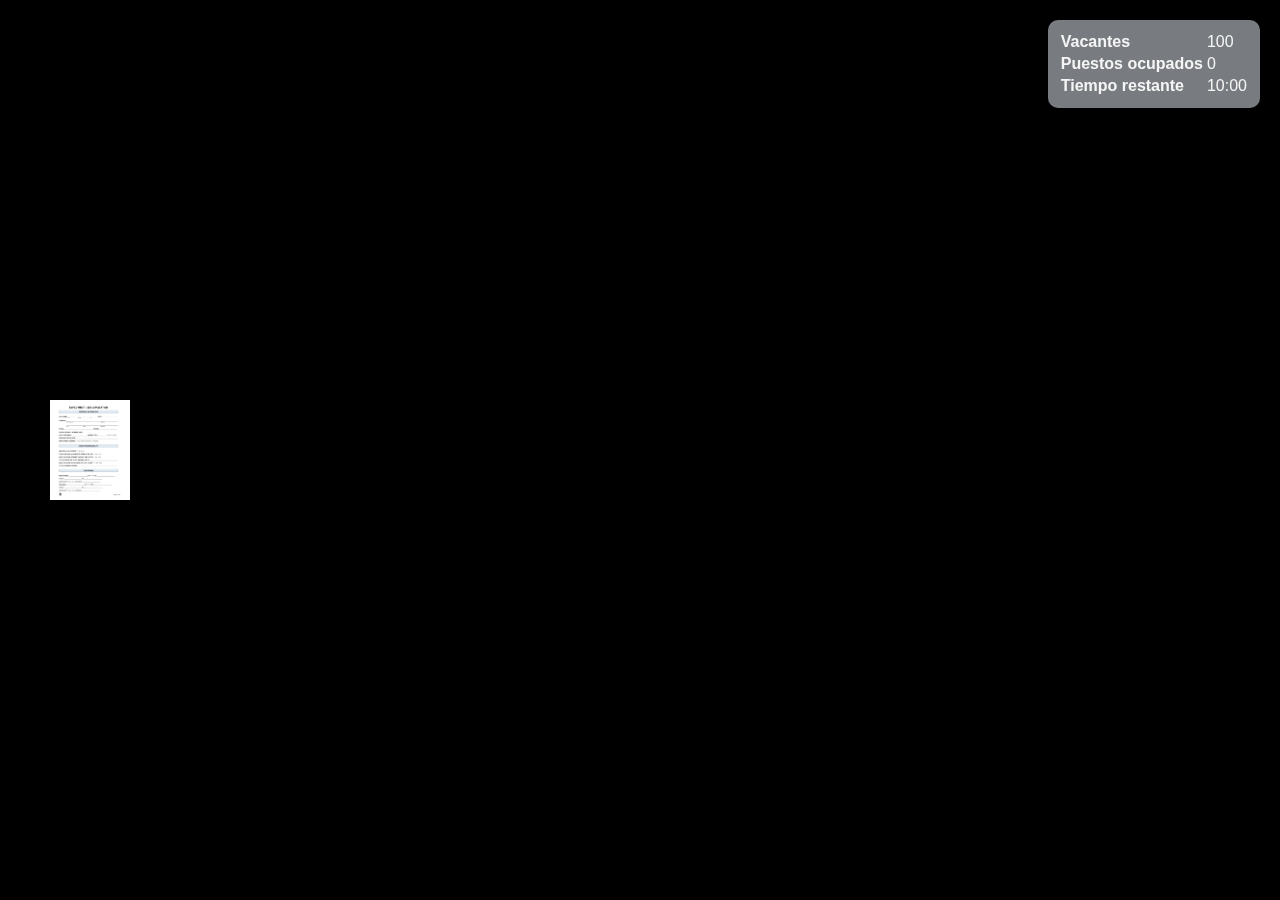
<file: juegos/1/index.html>
<!DOCTYPE html>
<html lang="es">
<head>
    <meta charset="UTF-8">
    <meta name="viewport" content="width=device-width, initial-scale=1.0">
    <title>Document</title>

    <link rel="stylesheet" href="./assets/css/style.css">
</head>
<body>
    <aside>
        <table>
            <tr>
                <th>Vacantes</th>
                <td id="vacants">100</td>
            </tr>
            <tr>
                <th>Puestos ocupados</th>
                <td id="occupied">0</td>
            </tr>
            <tr>
                <th>Tiempo restante</th>
                <td id="timeLeft">10:00</td>
            </tr>
        </table>
    </aside>
    <main>
        <div id="player"></div>
        <div id="enemies"></div>
    </main>
    <script type="module" src="./assets/js/game.js"></script>
</body>
</html>
</file>
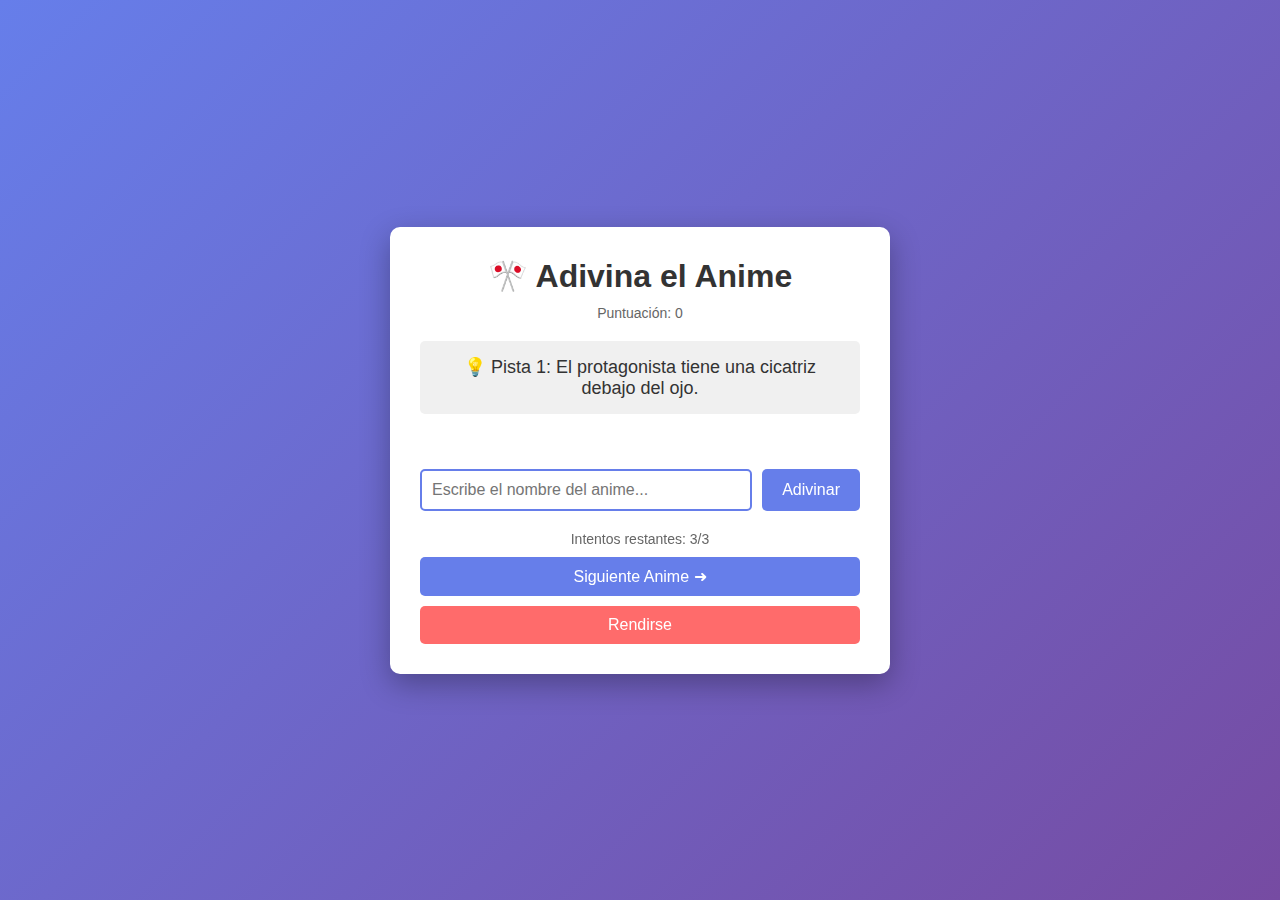
<file: juegos/3/index.html>
<!DOCTYPE html>
<html lang="es">
<head>
    <meta charset="UTF-8">
    <meta name="viewport" content="width=device-width, initial-scale=1.0">
    <title>Adivina el Anime</title>

    <link rel="stylesheet" href="./css/style.css">

</head>
<body>
    <div class="container">
        <h1>🎌 Adivina el Anime</h1>
        <div class="score">Puntuación: <span id="score">0</span></div>

        <div class="hint" id="hintBox">Cargando anime...</div>

        <div class="message" id="message"></div>

        <div class="input-group">
            <input 
                type="text" 
                id="guessInput" 
                placeholder="Escribe el nombre del anime..." 
                autocomplete="off"
            >
            <button onclick="makeGuess()">Adivinar</button>
        </div>

        <div class="attempts" id="attempts"></div>

        <button onclick="nextAnime()" style="width: 100%; margin-top: 10px;">
            Siguiente Anime ➜
        </button>

        <button onclick="skipAnime()" style="width: 100%; margin-top: 10px; background: #ff6b6b;">
            Rendirse
        </button>
    </div>

    <script src="./js/script.js"></script>
</body>
</html>
</file>
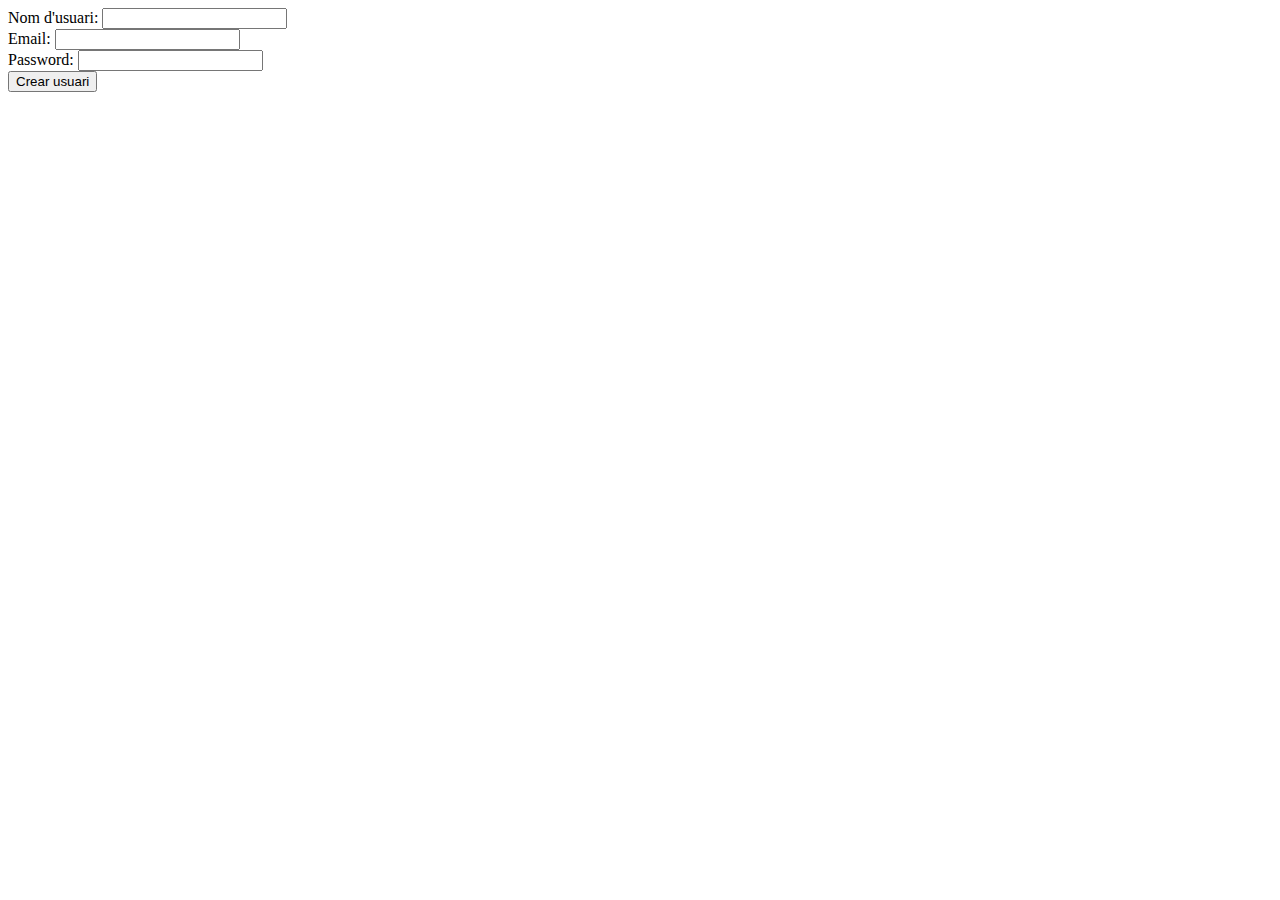
<file: tutos/form.html>
<!DOCTYPE html>
<html lang="en">
<head>
    <meta charset="UTF-8">
    <meta name="viewport" content="width=device-width, initial-scale=1.0">
    <title>loco</title>
</head>
<body>
    <form action="./assets/php/crear_usuari.php" method="POST">
        <label>Nom d'usuari: <input type="text" name="nom_usuari"></label><br>
        <label>Email: <input type="text" name="email"></label><br>
        <label>Password: <input type="text" name="password"></label><br>
        <button type="submit">Crear usuari</button>
    </form>
</body>
</html>
</file>
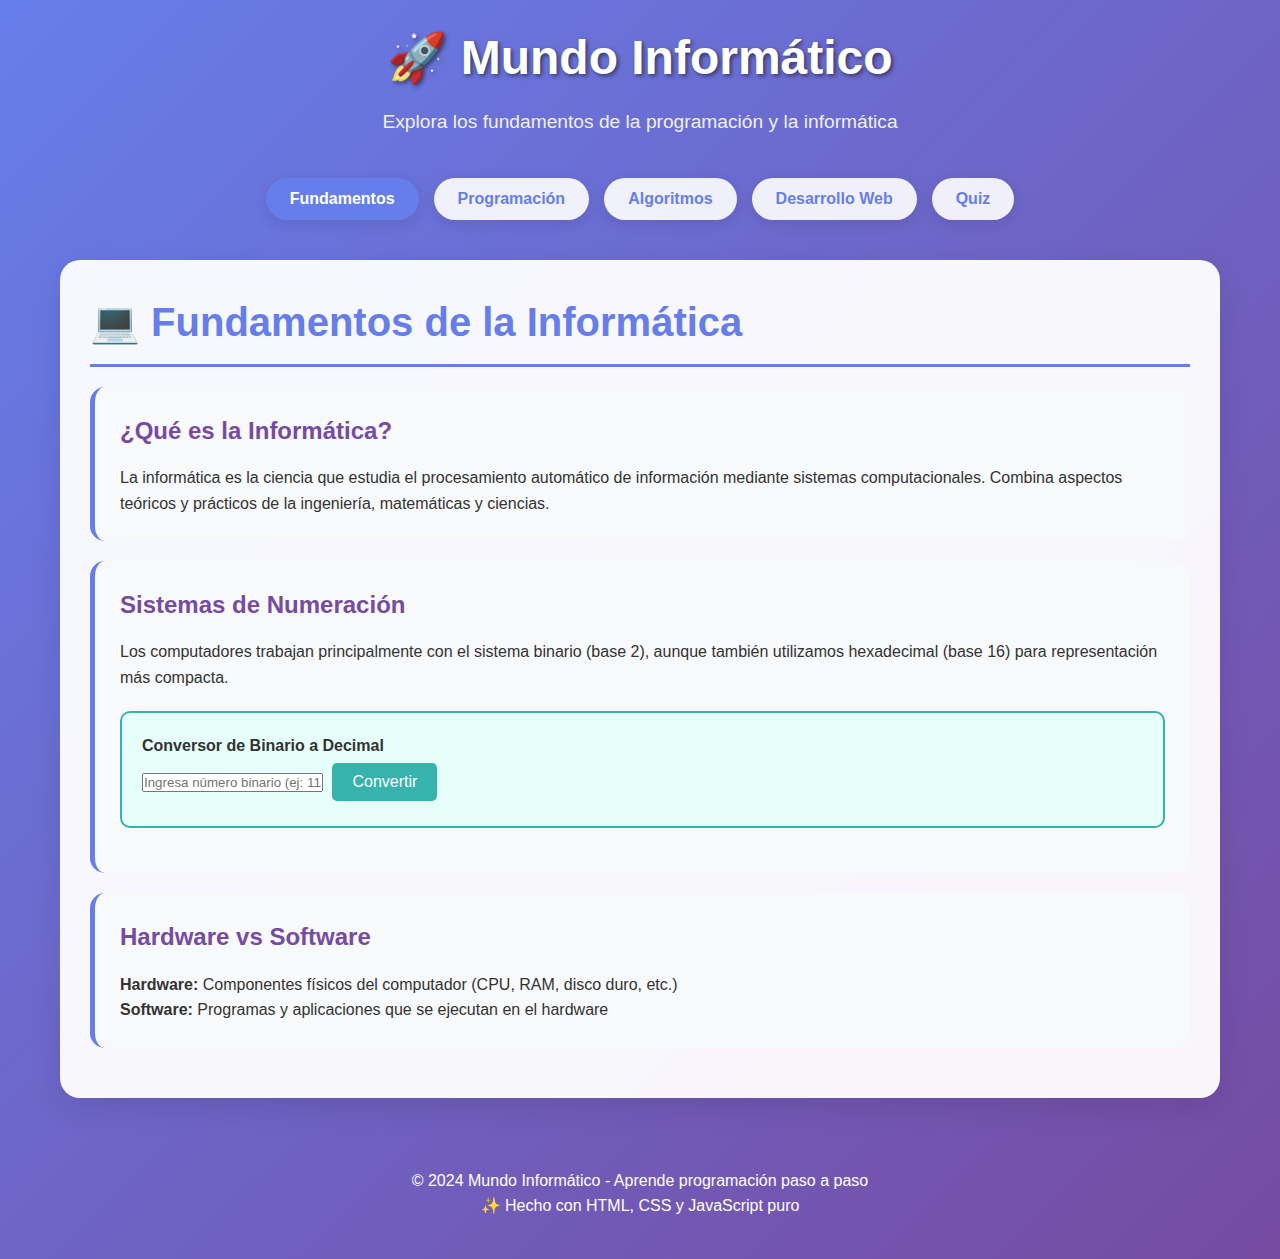
<file: tutos/lalala/claude.html>
<!DOCTYPE html>
<html lang="es">
<head>
    <meta charset="UTF-8">
    <meta name="viewport" content="width=device-width, initial-scale=1.0">
    <title>Mundo Informático - Aprende Programación</title>
    <style>
        * {
            margin: 0;
            padding: 0;
            box-sizing: border-box;
        }

        body {
            font-family: 'Segoe UI', Tahoma, Geneva, Verdana, sans-serif;
            line-height: 1.6;
            color: #333;
            background: linear-gradient(135deg, #667eea 0%, #764ba2 100%);
            min-height: 100vh;
        }

        .container {
            max-width: 1200px;
            margin: 0 auto;
            padding: 20px;
        }

        header {
            text-align: center;
            margin-bottom: 40px;
            animation: slideDown 1s ease-out;
        }

        h1 {
            color: white;
            font-size: 3em;
            margin-bottom: 10px;
            text-shadow: 2px 2px 4px rgba(0,0,0,0.5);
        }

        .subtitle {
            color: #f0f0f0;
            font-size: 1.2em;
            margin-bottom: 30px;
        }

        .nav-buttons {
            display: flex;
            justify-content: center;
            gap: 15px;
            flex-wrap: wrap;
            margin-bottom: 40px;
        }

        .nav-btn {
            padding: 12px 24px;
            background: rgba(255,255,255,0.9);
            border: none;
            border-radius: 25px;
            cursor: pointer;
            font-size: 16px;
            font-weight: bold;
            color: #667eea;
            transition: all 0.3s ease;
            box-shadow: 0 4px 15px rgba(0,0,0,0.1);
        }

        .nav-btn:hover {
            transform: translateY(-3px);
            box-shadow: 0 6px 20px rgba(0,0,0,0.2);
            background: white;
        }

        .nav-btn.active {
            background: #667eea;
            color: white;
        }

        .content-section {
            display: none;
            background: rgba(255,255,255,0.95);
            border-radius: 20px;
            padding: 30px;
            margin-bottom: 30px;
            box-shadow: 0 10px 30px rgba(0,0,0,0.1);
            animation: fadeIn 0.5s ease-in;
        }

        .content-section.active {
            display: block;
        }

        .content-section h2 {
            color: #667eea;
            font-size: 2.5em;
            margin-bottom: 20px;
            border-bottom: 3px solid #667eea;
            padding-bottom: 10px;
        }

        .topic-card {
            background: #f8f9fa;
            border-radius: 15px;
            padding: 25px;
            margin: 20px 0;
            border-left: 5px solid #667eea;
            transition: transform 0.3s ease;
        }

        .topic-card:hover {
            transform: translateX(10px);
            box-shadow: 0 5px 15px rgba(0,0,0,0.1);
        }

        .topic-card h3 {
            color: #764ba2;
            font-size: 1.5em;
            margin-bottom: 15px;
        }

        .code-example {
            background: #2d3748;
            color: #e2e8f0;
            padding: 20px;
            border-radius: 10px;
            margin: 15px 0;
            font-family: 'Courier New', monospace;
            overflow-x: auto;
            border: 1px solid #4a5568;
        }

        .interactive-demo {
            background: #e6fffa;
            border: 2px solid #38b2ac;
            border-radius: 10px;
            padding: 20px;
            margin: 20px 0;
        }

        .demo-button {
            background: #38b2ac;
            color: white;
            border: none;
            padding: 10px 20px;
            border-radius: 5px;
            cursor: pointer;
            font-size: 16px;
            margin: 5px;
            transition: background 0.3s ease;
        }

        .demo-button:hover {
            background: #2c7a7b;
        }

        #demo-output {
            background: white;
            border: 1px solid #cbd5e0;
            border-radius: 5px;
            padding: 15px;
            margin-top: 15px;
            min-height: 50px;
            font-family: monospace;
        }

        .quiz-section {
            background: #fff5f5;
            border: 2px solid #e53e3e;
            border-radius: 10px;
            padding: 20px;
            margin: 20px 0;
        }

        .quiz-question {
            font-weight: bold;
            margin-bottom: 15px;
            color: #2d3748;
        }

        .quiz-options {
            display: flex;
            flex-direction: column;
            gap: 10px;
        }

        .quiz-option {
            background: white;
            border: 2px solid #e2e8f0;
            border-radius: 5px;
            padding: 10px;
            cursor: pointer;
            transition: all 0.3s ease;
        }

        .quiz-option:hover {
            border-color: #667eea;
            background: #f7fafc;
        }

        .quiz-option.correct {
            border-color: #38a169;
            background: #f0fff4;
        }

        .quiz-option.incorrect {
            border-color: #e53e3e;
            background: #fff5f5;
        }

        .algorithm-visualizer {
            background: #f7fafc;
            border: 2px solid #4299e1;
            border-radius: 10px;
            padding: 20px;
            margin: 20px 0;
            text-align: center;
        }

        .array-container {
            display: flex;
            justify-content: center;
            gap: 5px;
            margin: 20px 0;
            flex-wrap: wrap;
        }

        .array-element {
            width: 50px;
            height: 50px;
            background: #4299e1;
            color: white;
            display: flex;
            align-items: center;
            justify-content: center;
            border-radius: 5px;
            font-weight: bold;
            transition: all 0.5s ease;
        }

        .array-element.comparing {
            background: #f6ad55;
            transform: scale(1.1);
        }

        .array-element.sorted {
            background: #48bb78;
        }

        footer {
            text-align: center;
            color: white;
            margin-top: 50px;
            padding: 20px;
        }

        @keyframes slideDown {
            from {
                transform: translateY(-50px);
                opacity: 0;
            }
            to {
                transform: translateY(0);
                opacity: 1;
            }
        }

        @keyframes fadeIn {
            from {
                opacity: 0;
                transform: translateY(20px);
            }
            to {
                opacity: 1;
                transform: translateY(0);
            }
        }

        @media (max-width: 768px) {
            h1 {
                font-size: 2em;
            }
            
            .nav-buttons {
                flex-direction: column;
                align-items: center;
            }
            
            .content-section {
                padding: 20px;
            }
            
            .array-container {
                justify-content: flex-start;
            }
        }
    </style>
</head>
<body>
    <div class="container">
        <header>
            <h1>🚀 Mundo Informático</h1>
            <p class="subtitle">Explora los fundamentos de la programación y la informática</p>
        </header>

        <nav class="nav-buttons">
            <button class="nav-btn active" onclick="showSection('fundamentals')">Fundamentos</button>
            <button class="nav-btn" onclick="showSection('programming')">Programación</button>
            <button class="nav-btn" onclick="showSection('algorithms')">Algoritmos</button>
            <button class="nav-btn" onclick="showSection('web-dev')">Desarrollo Web</button>
            <button class="nav-btn" onclick="showSection('quiz')">Quiz</button>
        </nav>

        <section id="fundamentals" class="content-section active">
            <h2>💻 Fundamentos de la Informática</h2>
            
            <div class="topic-card">
                <h3>¿Qué es la Informática?</h3>
                <p>La informática es la ciencia que estudia el procesamiento automático de información mediante sistemas computacionales. Combina aspectos teóricos y prácticos de la ingeniería, matemáticas y ciencias.</p>
            </div>

            <div class="topic-card">
                <h3>Sistemas de Numeración</h3>
                <p>Los computadores trabajan principalmente con el sistema binario (base 2), aunque también utilizamos hexadecimal (base 16) para representación más compacta.</p>
                <div class="interactive-demo">
                    <h4>Conversor de Binario a Decimal</h4>
                    <input type="text" id="binary-input" placeholder="Ingresa número binario (ej: 1101)" maxlength="8">
                    <button class="demo-button" onclick="convertBinary()">Convertir</button>
                    <div id="binary-output"></div>
                </div>
            </div>

            <div class="topic-card">
                <h3>Hardware vs Software</h3>
                <p><strong>Hardware:</strong> Componentes físicos del computador (CPU, RAM, disco duro, etc.)</p>
                <p><strong>Software:</strong> Programas y aplicaciones que se ejecutan en el hardware</p>
            </div>
        </section>

        <section id="programming" class="content-section">
            <h2>🔧 Conceptos de Programación</h2>
            
            <div class="topic-card">
                <h3>Variables y Tipos de Datos</h3>
                <p>Las variables son contenedores que almacenan datos. Los tipos más comunes incluyen:</p>
                <ul style="margin: 15px 0 15px 30px;">
                    <li><strong>Enteros (int):</strong> Números sin decimales</li>
                    <li><strong>Flotantes (float):</strong> Números con decimales</li>
                    <li><strong>Cadenas (string):</strong> Texto</li>
                    <li><strong>Booleanos (bool):</strong> Verdadero o falso</li>
                </ul>
                <div class="code-example">
// JavaScript
let nombre = "María";        // String
let edad = 25;              // Number
let activo = true;          // Boolean
let altura = 1.75;          // Number (float)
                </div>
            </div>

            <div class="topic-card">
                <h3>Estructuras de Control</h3>
                <div class="code-example">
// Condicionales
if (edad >= 18) {
    console.log("Es mayor de edad");
} else {
    console.log("Es menor de edad");
}

// Bucles
for (let i = 1; i <= 5; i++) {
    console.log("Número: " + i);
}
                </div>
            </div>

            <div class="topic-card">
                <h3>Funciones</h3>
                <p>Las funciones son bloques de código reutilizable que realizan tareas específicas.</p>
                <div class="code-example">
function saludar(nombre) {
    return "¡Hola, " + nombre + "!";
}

// Llamada a la función
let mensaje = saludar("Ana");
console.log(mensaje); // ¡Hola, Ana!
                </div>
                <div class="interactive-demo">
                    <h4>Calculadora Simple</h4>
                    <input type="number" id="num1" placeholder="Número 1">
                    <input type="number" id="num2" placeholder="Número 2">
                    <button class="demo-button" onclick="calcular('+')">+</button>
                    <button class="demo-button" onclick="calcular('-')">-</button>
                    <button class="demo-button" onclick="calcular('*')">×</button>
                    <button class="demo-button" onclick="calcular('/')">/</button>
                    <div id="calc-result"></div>
                </div>
            </div>
        </section>

        <section id="algorithms" class="content-section">
            <h2>🔍 Algoritmos y Estructuras de Datos</h2>
            
            <div class="topic-card">
                <h3>¿Qué es un Algoritmo?</h3>
                <p>Un algoritmo es una secuencia finita de pasos bien definidos para resolver un problema o realizar una tarea específica.</p>
            </div>

            <div class="topic-card">
                <h3>Algoritmo de Ordenamiento Burbuja</h3>
                <p>El ordenamiento burbuja compara elementos adyacentes y los intercambia si están en el orden incorrecto.</p>
                <div class="algorithm-visualizer">
                    <h4>Visualizador de Ordenamiento Burbuja</h4>
                    <button class="demo-button" onclick="generateArray()">Generar Array</button>
                    <button class="demo-button" onclick="bubbleSort()">Ordenar</button>
                    <button class="demo-button" onclick="resetArray()">Reset</button>
                    <div class="array-container" id="array-container"></div>
                    <div id="sort-info">Haz clic en "Generar Array" para comenzar</div>
                </div>
            </div>

            <div class="topic-card">
                <h3>Estructuras de Datos Básicas</h3>
                <p><strong>Arrays:</strong> Colección ordenada de elementos</p>
                <p><strong>Listas:</strong> Colección dinámica de elementos</p>
                <p><strong>Pilas (Stack):</strong> LIFO - Last In, First Out</p>
                <p><strong>Colas (Queue):</strong> FIFO - First In, First Out</p>
            </div>
        </section>

        <section id="web-dev" class="content-section">
            <h2>🌐 Desarrollo Web</h2>
            
            <div class="topic-card">
                <h3>HTML - Estructura</h3>
                <p>HTML (HyperText Markup Language) define la estructura y contenido de las páginas web.</p>
                <div class="code-example">
&lt;!DOCTYPE html&gt;
&lt;html&gt;
&lt;head&gt;
    &lt;title&gt;Mi Página&lt;/title&gt;
&lt;/head&gt;
&lt;body&gt;
    &lt;h1&gt;Título Principal&lt;/h1&gt;
    &lt;p&gt;Este es un párrafo.&lt;/p&gt;
&lt;/body&gt;
&lt;/html&gt;
                </div>
            </div>

            <div class="topic-card">
                <h3>CSS - Estilo</h3>
                <p>CSS (Cascading Style Sheets) controla la presentación visual de las páginas web.</p>
                <div class="code-example">
h1 {
    color: blue;
    font-size: 2em;
    text-align: center;
}

p {
    color: #333;
    line-height: 1.6;
    margin: 20px 0;
}
                </div>
            </div>

            <div class="topic-card">
                <h3>JavaScript - Interactividad</h3>
                <p>JavaScript añade funcionalidad dinámica e interactiva a las páginas web.</p>
                <div class="interactive-demo">
                    <h4>Generador de Colores Aleatorios</h4>
                    <button class="demo-button" onclick="changeBackgroundColor()">Cambiar Color de Fondo</button>
                    <div id="color-info">Color actual: inicial</div>
                </div>
            </div>
        </section>

        <section id="quiz" class="content-section">
            <h2>🎯 Quiz de Conocimientos</h2>
            
            <div class="quiz-section">
                <div class="quiz-question" id="quiz-question">Cargando pregunta...</div>
                <div class="quiz-options" id="quiz-options"></div>
                <div id="quiz-feedback" style="margin-top: 15px; font-weight: bold;"></div>
                <button class="demo-button" onclick="nextQuestion()" id="next-btn" style="display: none; margin-top: 15px;">Siguiente Pregunta</button>
            </div>

            <div id="demo-output"></div>
        </section>

        <footer>
            <p>&copy; 2024 Mundo Informático - Aprende programación paso a paso</p>
            <p>✨ Hecho con HTML, CSS y JavaScript puro</p>
        </footer>
    </div>

    <script>
        // Variables globales
        let currentArray = [];
        let sortingInProgress = false;
        let currentQuizIndex = 0;
        let score = 0;

        // Quiz questions
        const quizQuestions = [
            {
                question: "¿Cuál es el lenguaje de marcado utilizado para crear páginas web?",
                options: ["CSS", "JavaScript", "HTML", "Python"],
                correct: 2
            },
            {
                question: "¿Qué significa 'CPU' en informática?",
                options: ["Central Processing Unit", "Computer Personal Unit", "Central Program Unit", "Control Processing Unit"],
                correct: 0
            },
            {
                question: "¿Cuál de estos NO es un tipo de dato primitivo en JavaScript?",
                options: ["string", "number", "array", "boolean"],
                correct: 2
            },
            {
                question: "¿Qué representa el número binario '1010' en decimal?",
                options: ["8", "10", "12", "14"],
                correct: 1
            },
            {
                question: "¿Cuál es la complejidad temporal del algoritmo de ordenamiento burbuja?",
                options: ["O(n)", "O(n log n)", "O(n²)", "O(1)"],
                correct: 2
            }
        ];

        // Función para mostrar secciones
        function showSection(sectionId) {
            // Ocultar todas las secciones
            const sections = document.querySelectorAll('.content-section');
            sections.forEach(section => section.classList.remove('active'));

            // Mostrar la sección seleccionada
            document.getElementById(sectionId).classList.add('active');

            // Actualizar botones de navegación
            const buttons = document.querySelectorAll('.nav-btn');
            buttons.forEach(btn => btn.classList.remove('active'));
            event.target.classList.add('active');

            // Cargar quiz si se selecciona esa sección
            if (sectionId === 'quiz') {
                loadQuizQuestion();
            }
        }

        // Conversor binario a decimal
        function convertBinary() {
            const binaryInput = document.getElementById('binary-input').value;
            const output = document.getElementById('binary-output');
            
            if (!/^[01]+$/.test(binaryInput)) {
                output.innerHTML = '<span style="color: red;">Por favor, ingresa solo números binarios (0 y 1)</span>';
                return;
            }
            
            const decimal = parseInt(binaryInput, 2);
            output.innerHTML = `<strong>Binario ${binaryInput} = Decimal ${decimal}</strong>`;
        }

        // Calculadora simple
        function calcular(operacion) {
            const num1 = parseFloat(document.getElementById('num1').value);
            const num2 = parseFloat(document.getElementById('num2').value);
            const result = document.getElementById('calc-result');
            
            if (isNaN(num1) || isNaN(num2)) {
                result.innerHTML = '<span style="color: red;">Por favor, ingresa números válidos</span>';
                return;
            }
            
            let resultado;
            switch (operacion) {
                case '+':
                    resultado = num1 + num2;
                    break;
                case '-':
                    resultado = num1 - num2;
                    break;
                case '*':
                    resultado = num1 * num2;
                    break;
                case '/':
                    if (num2 === 0) {
                        result.innerHTML = '<span style="color: red;">No se puede dividir por cero</span>';
                        return;
                    }
                    resultado = num1 / num2;
                    break;
            }
            
            result.innerHTML = `<strong>Resultado: ${resultado}</strong>`;
        }

        // Generador de array aleatorio
        function generateArray() {
            if (sortingInProgress) return;
            
            currentArray = [];
            for (let i = 0; i < 8; i++) {
                currentArray.push(Math.floor(Math.random() * 50) + 1);
            }
            displayArray();
            document.getElementById('sort-info').textContent = 'Array generado. Haz clic en "Ordenar" para ver el algoritmo.';
        }

        // Mostrar array visualmente
        function displayArray() {
            const container = document.getElementById('array-container');
            container.innerHTML = '';
            
            currentArray.forEach((value, index) => {
                const element = document.createElement('div');
                element.className = 'array-element';
                element.textContent = value;
                element.id = `element-${index}`;
                container.appendChild(element);
            });
        }

        // Algoritmo de ordenamiento burbuja
        async function bubbleSort() {
            if (currentArray.length === 0) {
                alert('Primero genera un array');
                return;
            }
            
            if (sortingInProgress) return;
            sortingInProgress = true;
            
            const n = currentArray.length;
            const info = document.getElementById('sort-info');
            
            for (let i = 0; i < n - 1; i++) {
                for (let j = 0; j < n - i - 1; j++) {
                    // Resaltar elementos que se están comparando
                    document.getElementById(`element-${j}`).classList.add('comparing');
                    document.getElementById(`element-${j + 1}`).classList.add('comparing');
                    
                    info.textContent = `Comparando ${currentArray[j]} y ${currentArray[j + 1]}`;
                    
                    await sleep(1000); // Pausa para visualización
                    
                    if (currentArray[j] > currentArray[j + 1]) {
                        // Intercambiar
                        let temp = currentArray[j];
                        currentArray[j] = currentArray[j + 1];
                        currentArray[j + 1] = temp;
                        
                        info.textContent = `Intercambiando ${currentArray[j + 1]} y ${currentArray[j]}`;
                        displayArray();
                        
                        document.getElementById(`element-${j}`).classList.add('comparing');
                        document.getElementById(`element-${j + 1}`).classList.add('comparing');
                        
                        await sleep(1000);
                    }
                    
                    // Quitar resaltado
                    document.getElementById(`element-${j}`).classList.remove('comparing');
                    document.getElementById(`element-${j + 1}`).classList.remove('comparing');
                }
                // Marcar el último elemento como ordenado
                document.getElementById(`element-${n - 1 - i}`).classList.add('sorted');
            }
            
            // Marcar el primer elemento como ordenado
            if (n > 0) {
                document.getElementById('element-0').classList.add('sorted');
            }
            
            info.textContent = '¡Ordenamiento completado!';
            sortingInProgress = false;
        }

        // Reset del array
        function resetArray() {
            if (sortingInProgress) return;
            
            const elements = document.querySelectorAll('.array-element');
            elements.forEach(el => {
                el.classList.remove('comparing', 'sorted');
            });
            
            currentArray = [];
            document.getElementById('array-container').innerHTML = '';
            document.getElementById('sort-info').textContent = 'Haz clic en "Generar Array" para comenzar';
        }

        // Función auxiliar para pausas
        function sleep(ms) {
            return new Promise(resolve => setTimeout(resolve, ms));
        }

        // Cambiar color de fondo aleatorio
        function changeBackgroundColor() {
            const colors = ['#ff6b6b', '#4ecdc4', '#45b7d1', '#f9ca24', '#6c5ce7', '#a29bfe', '#fd79a8', '#e84393'];
            const randomColor = colors[Math.floor(Math.random() * colors.length)];
            
            const demo = event.target.closest('.interactive-demo');
            demo.style.backgroundColor = randomColor + '30'; // Transparencia del 30%
            demo.style.borderColor = randomColor;
            
            document.getElementById('color-info').textContent = `Color actual: ${randomColor}`;
        }

        // Cargar pregunta del quiz
        function loadQuizQuestion() {
            if (currentQuizIndex >= quizQuestions.length) {
                // Mostrar resultado final
                document.getElementById('quiz-question').textContent = `¡Quiz completado! Puntuación: ${score}/${quizQuestions.length}`;
                document.getElementById('quiz-options').innerHTML = '';
                document.getElementById('quiz-feedback').textContent = '';
                document.getElementById('next-btn').style.display = 'none';
                return;
            }
            
            const question = quizQuestions[currentQuizIndex];
            document.getElementById('quiz-question').textContent = `Pregunta ${currentQuizIndex + 1}: ${question.question}`;
            
            const optionsContainer = document.getElementById('quiz-options');
            optionsContainer.innerHTML = '';
            
            question.options.forEach((option, index) => {
                const optionElement = document.createElement('div');
                optionElement.className = 'quiz-option';
                optionElement.textContent = option;
                optionElement.onclick = () => selectQuizOption(index);
                optionsContainer.appendChild(optionElement);
            });
            
            document.getElementById('quiz-feedback').textContent = '';
            document.getElementById('next-btn').style.display = 'none';
        }

        // Seleccionar opción del quiz
        function selectQuizOption(selectedIndex) {
            const question = quizQuestions[currentQuizIndex];
            const options = document.querySelectorAll('.quiz-option');
            const feedback = document.getElementById('quiz-feedback');
            
            // Deshabilitar todas las opciones
            options.forEach(option => {
                option.style.pointerEvents = 'none';
            });
            
            // Mostrar respuesta correcta e incorrecta
            options[question.correct].classList.add('correct');
            if (selectedIndex !== question.correct) {
                options[selectedIndex].classList.add('incorrect');
                feedback.textContent = '❌ Incorrecto';
                feedback.style.color = '#e53e3e';
            } else {
                score++;
                feedback.textContent = '✅ ¡Correcto!';
                feedback.style.color = '#38a169';
            }
            
            document.getElementById('next-btn').style.display = 'inline-block';
        }

        // Siguiente pregunta
        function nextQuestion() {
            currentQuizIndex++;
            
            // Rehabilitar opciones
            const options = document.querySelectorAll('.quiz-option');
            options.forEach(option => {
                option.style.pointerEvents = 'auto';
                option.classList.remove('correct', 'incorrect');
            });
            
            loadQuizQuestion();
        }

        // Inicialización
        document.addEventListener('DOMContentLoaded', function() {
            // Generar array inicial para el visualizador
            setTimeout(() => {
                if (currentArray.length === 0) {
                    // Solo mostrar mensaje inicial
                    document.getElementById('sort-info').textContent = 'Haz clic en "Generar Array" para comenzar';
                }
            }, 100);
        });
    </script>
</body>
</html>
</file>
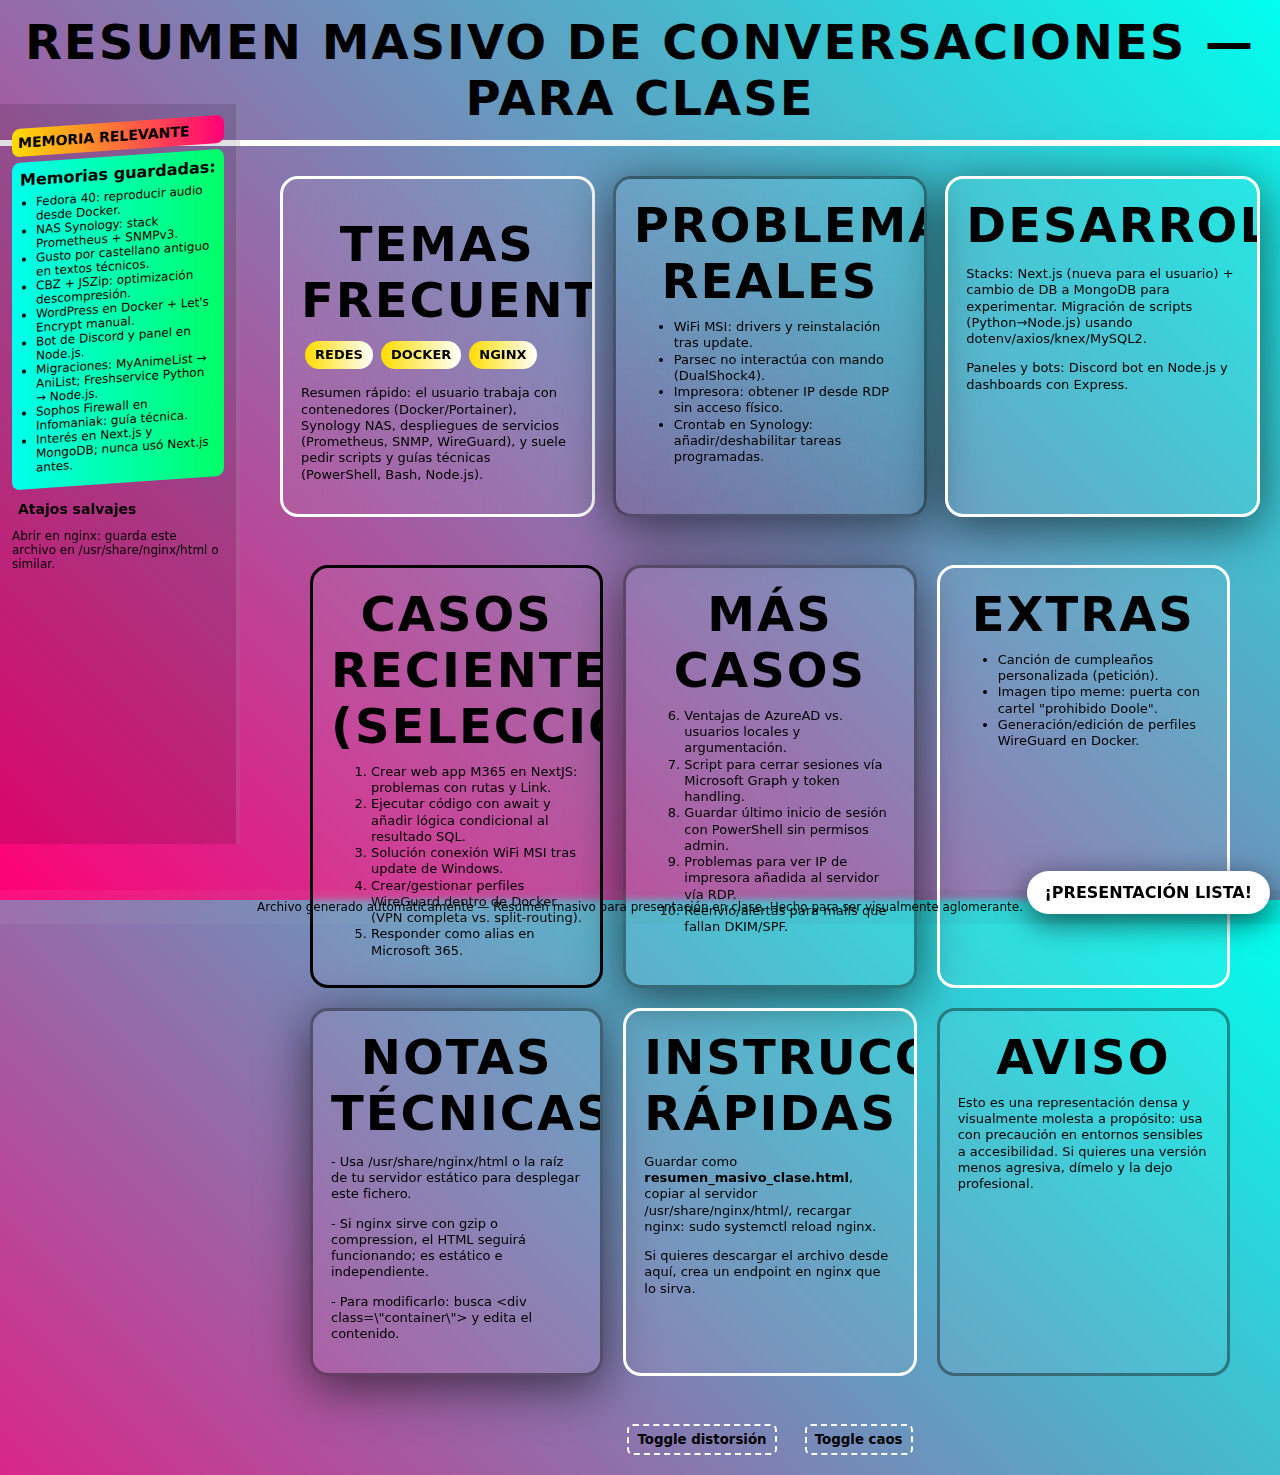
<file: tutos/lalala/epi.html>
<!doctype html>
<html lang="es">
<head>
<meta charset="utf-8">
<meta name="viewport" content="width=device-width,initial-scale=1">
<title>RESUMEN MASIVO — Clase</title>
<style>
:root{--bg1:#ff0077;--bg2:#00ffee;--neon:#00ff66;--accent:#ffdd00}
*{box-sizing:border-box;font-family:Inter, system-ui, -apple-system, 'Segoe UI', Roboto, 'Helvetica Neue', Arial}
html,body{height:100%;margin:0;padding:0}
body{
  background:linear-gradient(45deg,var(--bg1),var(--bg2));
  overflow:auto;color:#000;
}
.container{padding:30px;display:grid;grid-template-columns:repeat(3,1fr);gap:20px}
.card{background:rgba(255,255,255,0.06);backdrop-filter:blur(3px);border:3px solid rgba(0,0,0,0.2);padding:18px;border-radius:18px;position:relative;overflow:hidden;min-height:180px}
.huge{font-size:48px;font-weight:900;letter-spacing:2px;text-transform:uppercase;text-align:center;margin:0 0 10px}
.marquee{white-space:nowrap;overflow:hidden}
.marquee > div{display:inline-block;padding-left:100%;animation:marquee 12s linear infinite}
@keyframes marquee{0%{transform:translateX(0)}100%{transform:translateX(-100%)}}
.blink{animation:blink 1s steps(2,end) infinite}
@keyframes blink{50%{opacity:0}}
.pulse{animation:pulse 1.6s ease-in-out infinite}
@keyframes pulse{0%{transform:scale(1)}50%{transform:scale(1.05)}100%{transform:scale(1)}}
.grid-noise{position:absolute;inset:0;mix-blend-mode:overlay;opacity:0.25;background-image:repeating-linear-gradient(0deg, rgba(0,0,0,0.02) 0 1px, transparent 1px 6px),repeating-linear-gradient(90deg, rgba(255,255,255,0.02) 0 1px, transparent 1px 6px)}
.tag{display:inline-block;padding:6px 10px;border-radius:999px;background:linear-gradient(90deg,var(--accent),#fff);font-weight:700;margin:3px 4px}
.list{font-size:13px;line-height:1.25;margin:8px 0}
.kaboom{position:fixed;right:10px;bottom:10px;padding:12px 18px;border-radius:999px;background:#fff;color:#000;font-weight:800;box-shadow:0 8px 30px rgba(0,0,0,.6)}
/* Horrible flashing headers */
.headerbar{width:100%;padding:14px 20px;text-align:center;font-weight:900;color:#000;border-bottom:6px solid #fff;animation:rainbow 2.5s linear infinite}
@keyframes rainbow{0%{background:linear-gradient(90deg,#ff0077,#ffdd00)}25%{background:linear-gradient(90deg,#ffdd00,#00ffee)}50%{background:linear-gradient(90deg,#00ffee,#00ff66)}75%{background:linear-gradient(90deg,#00ff66,#ff0077)}100%{background:linear-gradient(90deg,#ff0077,#ffdd00)}}
/* flashing sidebar */
.sidebar{position:fixed;left:0;top:80px;width:240px;height:calc(100% - 160px);padding:12px;overflow:auto;background:rgba(0,0,0,0.12);border-right:4px solid rgba(255,255,255,0.12)}
.sidebar h3{font-size:14px;padding:6px;margin:6px 0}
.woah{transform:skewY(-4deg);padding:8px;border-radius:8px;margin-bottom:8px}
.jitter{animation:jitter 0.08s infinite}
@keyframes jitter{0%{transform:translate(0,0)}25%{transform:translate(1px,-1px)}50%{transform:translate(-1px,1px)}75%{transform:translate(1px,1px)}100%{transform:translate(-1px,-1px)}}
.footer{position:fixed;left:0;right:0;bottom:0;padding:10px;text-align:center;font-size:12px;background:linear-gradient(90deg,rgba(255,255,255,0.06),rgba(0,0,0,0.06))}
/* accessibility: intentionally terrible contrast and tiny clickable areas */
.btn-screech{display:inline-block;padding:6px 8px;border-radius:6px;background:transparent;border:2px dashed #fff;font-weight:900}
</style>
</head>
<body>
<div class="headerbar huge blink">RESUMEN MASIVO DE CONVERSACIONES — PARA CLASE</div>
<div class="sidebar">
  <h3 class="woah" style="background:linear-gradient(90deg,#ffdd00,#ff0077)">MEMORIA RELEVANTE</h3>
  <div class="woah jitter" style="background:linear-gradient(90deg,#00ffee,#00ff66)">
    <strong>Memorias guardadas:</strong>
    <ul style="font-size:12px;margin:6px 0;padding-left:16px">
      <li>Fedora 40: reproducir audio desde Docker.</li>
      <li>NAS Synology: stack Prometheus + SNMPv3.</li>
      <li>Gusto por castellano antiguo en textos técnicos.</li>
      <li>CBZ + JSZip: optimización descompresión.</li>
      <li>WordPress en Docker + Let's Encrypt manual.</li>
      <li>Bot de Discord y panel en Node.js.</li>
      <li>Migraciones: MyAnimeList → AniList; Freshservice Python → Node.js.</li>
      <li>Sophos Firewall en Infomaniak: guía técnica.</li>
      <li>Interés en Next.js y MongoDB; nunca usó Next.js antes.</li>
    </ul>
  </div>
  <h3 style="margin-top:12px">Atajos salvajes</h3>
  <div style="font-size:12px">Abrir en nginx: guarda este archivo en /usr/share/nginx/html o similar.</div>
</div>

<div style="margin-left:260px;padding:20px">
  <div style="display:flex;gap:18px;align-items:stretch;margin-bottom:18px">
    <div class="card" style="flex:1">
      <div class="marquee"><div>¡¡¡CONVERSACIONES DESTACADAS — LEER O MORIR!!! — ACTUALIZACIÓN CONSTANTE — ¡PERO NO LO HAGAS! —</div></div>
      <h2 class="huge pulse">TEMAS FRECUENTES</h2>
      <div class="list">
        <span class="tag">REDES</span><span class="tag">DOCKER</span><span class="tag">NGINX</span>
        <p>Resumen rápido: el usuario trabaja con contenedores (Docker/Portainer), Synology NAS, despliegues de servicios (Prometheus, SNMP, WireGuard), y suele pedir scripts y guías técnicas (PowerShell, Bash, Node.js).</p>
      </div>
      <div class="grid-noise"></div>
    </div>
    <div class="card" style="flex:1;background:linear-gradient(180deg,rgba(255,255,255,0.06),rgba(0,0,0,0.06))">
      <h3 class="huge">PROBLEMAS REALES</h3>
      <ul class="list">
        <li>WiFi MSI: drivers y reinstalación tras update.</li>
        <li>Parsec no interactúa con mando (DualShock4).</li>
        <li>Impresora: obtener IP desde RDP sin acceso físico.</li>
        <li>Crontab en Synology: añadir/deshabilitar tareas programadas.</li>
      </ul>
      <div class="grid-noise"></div>
    </div>
    <div class="card" style="flex:1;">
      <h3 class="huge blink">DESARROLLO</h3>
      <div class="list">
        <p>Stacks: Next.js (nueva para el usuario) + cambio de DB a MongoDB para experimentar. Migración de scripts (Python→Node.js) usando dotenv/axios/knex/MySQL2.</p>
        <p>Paneles y bots: Discord bot en Node.js y dashboards con Express.</p>
      </div>
    </div>
  </div>

  <div class="container">
    <div class="card">
      <h3 class="huge">Casos recientes (selección)</h3>
      <ol class="list">
        <li>Crear web app M365 en NextJS: problemas con rutas y Link.</li>
        <li>Ejecutar código con await y añadir lógica condicional al resultado SQL.</li>
        <li>Solución conexión WiFi MSI tras update de Windows.</li>
        <li>Crear/gestionar perfiles WireGuard dentro de Docker (VPN completa vs. split-routing).</li>
        <li>Responder como alias en Microsoft 365.</li>
      </ol>
    </div>

    <div class="card">
      <h3 class="huge">Más casos</h3>
      <ol start="6" class="list">
        <li>Ventajas de AzureAD vs. usuarios locales y argumentación.</li>
        <li>Script para cerrar sesiones vía Microsoft Graph y token handling.</li>
        <li>Guardar último inicio de sesión con PowerShell sin permisos admin.</li>
        <li>Problemas para ver IP de impresora añadida al servidor vía RDP.</li>
        <li>Reenvío/alertas para mails que fallan DKIM/SPF.</li>
      </ol>
    </div>

    <div class="card">
      <h3 class="huge">Extras</h3>
      <ul class="list">
        <li>Canción de cumpleaños personalizada (petición).</li>
        <li>Imagen tipo meme: puerta con cartel "prohibido Doole".</li>
        <li>Generación/edición de perfiles WireGuard en Docker.</li>
      </ul>
    </div>

    <div class="card">
      <h3 class="huge">Notas técnicas</h3>
      <div class="list">
        <p>- Usa /usr/share/nginx/html o la raíz de tu servidor estático para desplegar este fichero.</p>
        <p>- Si nginx sirve con gzip o compression, el HTML seguirá funcionando; es estático e independiente.</p>
        <p>- Para modificarlo: busca <code>&lt;div class=\"container\"&gt;</code> y edita el contenido.</p>
      </div>
    </div>

    <div class="card">
      <h3 class="huge">Instrucciones rápidas</h3>
      <div class="list">
        <p>Guardar como <strong>resumen_masivo_clase.html</strong>, copiar al servidor /usr/share/nginx/html/, recargar nginx: <code>sudo systemctl reload nginx</code>.</p>
        <p>Si quieres descargar el archivo desde aquí, crea un endpoint en nginx que lo sirva.</p>
      </div>
    </div>

    <div class="card">
      <h3 class="huge blink">AVISO</h3>
      <p class="list">Esto es una representación densa y visualmente molesta a propósito: usa con precaución en entornos sensibles a accesibilidad. Si quieres una versión menos agresiva, dímelo y la dejo profesional.</p>
    </div>
  </div>

  <div style="margin-top:18px;text-align:center">
    <button class="btn-screech" onclick="document.body.style.filter = document.body.style.filter ? '' : 'invert(1) hue-rotate(180deg)';">Toggle distorsión</button>
    <span style="display:inline-block;width:18px"></span>
    <button class="btn-screech" onclick="document.querySelectorAll('.card').forEach((c,i)=>c.style.transform = c.style.transform ? '' : 'rotate('+(i%2?2:-2)+'deg)');">Toggle caos</button>
  </div>
</div>

<div class="footer">Archivo generado automáticamente — Resumen masivo para presentación en clase. Hecho para ser visualmente aglomerante.</div>
<div class="kaboom">¡PRESENTACIÓN LISTA!</div>

<script>
// Añade parpadeo aleatorio y cambios de color insultantemente rápidos
setInterval(()=>{
  document.querySelectorAll('.card').forEach((c,i)=>{
    c.style.borderColor = ['#fff','#000','rgba(0,0,0,0.4)'][Math.floor(Math.random()*3)];
    c.style.boxShadow = (Math.random()>0.7)? '0 10px 50px rgba(0,0,0,0.6)' : '';
  })
},700);
// Auto-scroll opcional para efecto nauseabundo
let autoScroll = true;
setInterval(()=>{ if(autoScroll) window.scrollBy(0,4); if(window.scrollY > document.body.scrollHeight - window.innerHeight - 10) autoScroll = false; },120);
</script>
</body>
</html>
</file>
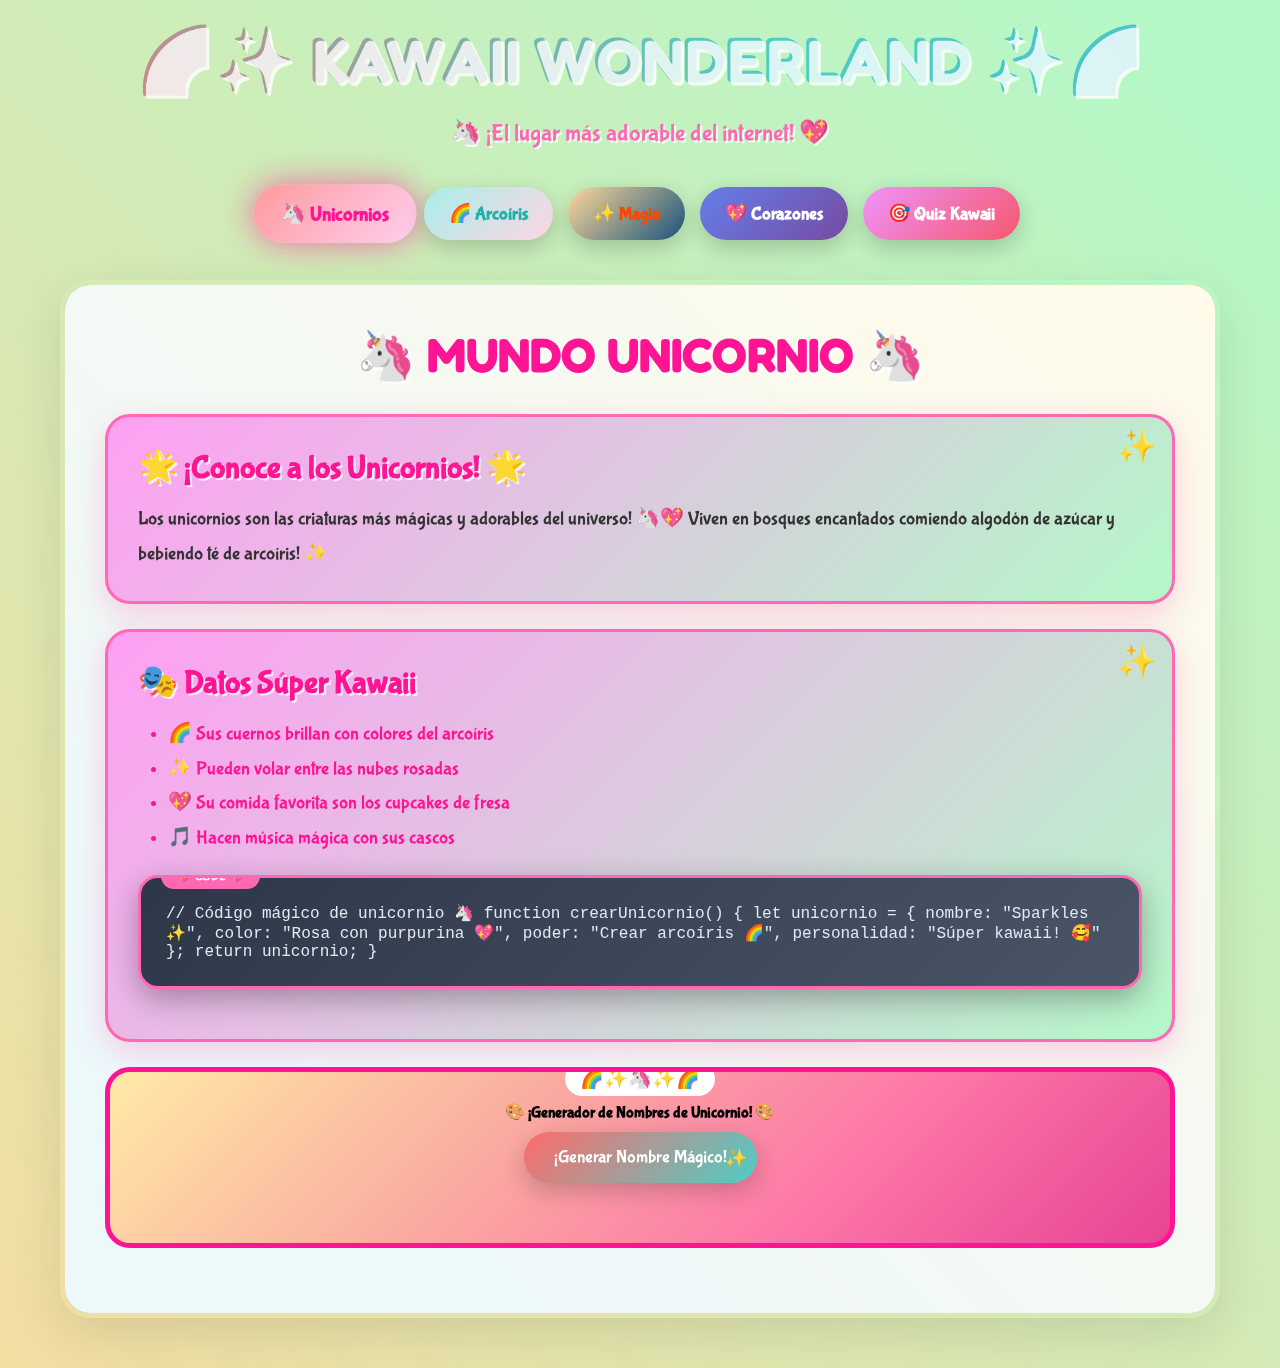
<file: tutos/lalala/kawaii.html>
<!DOCTYPE html>
<html lang="es">
<head>
    <meta charset="UTF-8">
    <meta name="viewport" content="width=device-width, initial-scale=1.0">
    <title>🌈✨ KAWAII WONDERLAND ✨🌈</title>
    <style>
        @import url('https://fonts.googleapis.com/css2?family=Fredoka+One:wght@400&family=Bubblegum+Sans:wght@400&display=swap');
        
        * {
            margin: 0;
            padding: 0;
            box-sizing: border-box;
        }

        body {
            font-family: 'Bubblegum Sans', cursive;
            background: linear-gradient(45deg, #ff9a9e, #fecfef, #fecfef, #ffd89b, #b4f8c8, #a8edea, #fed6e3, #d299c2);
            background-size: 800% 800%;
            animation: rainbow-bg 3s ease infinite;
            overflow-x: hidden;
            min-height: 100vh;
            position: relative;
        }

        /* Floating hearts and stars */
        .floating-emoji {
            position: fixed;
            font-size: 2em;
            animation: float 6s ease-in-out infinite;
            pointer-events: none;
            z-index: 1;
        }

        .floating-emoji:nth-child(odd) {
            animation-direction: reverse;
        }

        /* Rainbow animated background */
        @keyframes rainbow-bg {
            0% { background-position: 0% 50%; }
            50% { background-position: 100% 50%; }
            100% { background-position: 0% 50%; }
        }

        @keyframes float {
            0%, 100% { transform: translateY(0px) rotate(0deg); }
            33% { transform: translateY(-30px) rotate(120deg); }
            66% { transform: translateY(-15px) rotate(240deg); }
        }

        @keyframes bounce {
            0%, 20%, 50%, 80%, 100% { transform: translateY(0) scale(1); }
            40% { transform: translateY(-30px) scale(1.2); }
            60% { transform: translateY(-15px) scale(1.1); }
        }

        @keyframes sparkle {
            0%, 100% { transform: scale(1) rotate(0deg); opacity: 1; }
            50% { transform: scale(1.5) rotate(180deg); opacity: 0.7; }
        }

        @keyframes wiggle {
            0%, 100% { transform: rotate(-5deg); }
            50% { transform: rotate(5deg); }
        }

        .container {
            max-width: 1200px;
            margin: 0 auto;
            padding: 20px;
            position: relative;
            z-index: 2;
        }

        header {
            text-align: center;
            margin-bottom: 40px;
            animation: bounce 2s ease-in-out infinite;
        }

        h1 {
            font-family: 'Fredoka One', cursive;
            font-size: 4em;
            background: linear-gradient(45deg, #ff6b6b, #4ecdc4, #45b7d1, #f9ca24, #6c5ce7, #ff9ff3);
            background-size: 400% 400%;
            -webkit-background-clip: text;
            background-clip: text;
            -webkit-text-fill-color: transparent;
            animation: rainbow-bg 2s ease infinite;
            text-shadow: 3px 3px 0px rgba(255, 255, 255, 0.8);
            margin-bottom: 20px;
        }

        .subtitle {
            font-size: 1.5em;
            color: #ff69b4;
            text-shadow: 2px 2px 0px rgba(255, 255, 255, 0.8);
            margin-bottom: 30px;
            animation: wiggle 2s ease-in-out infinite;
        }

        .kawaii-buttons {
            display: flex;
            justify-content: center;
            gap: 15px;
            flex-wrap: wrap;
            margin-bottom: 40px;
        }

        .kawaii-btn {
            padding: 15px 25px;
            border: none;
            border-radius: 50px;
            font-family: 'Bubblegum Sans', cursive;
            font-size: 18px;
            font-weight: bold;
            cursor: pointer;
            transition: all 0.3s ease;
            box-shadow: 0 8px 25px rgba(0,0,0,0.2);
            position: relative;
            overflow: hidden;
            animation: sparkle 3s ease-in-out infinite;
        }

        .kawaii-btn:nth-child(1) {
            background: linear-gradient(135deg, #ff9a9e, #fecfef);
            color: #ff1493;
        }

        .kawaii-btn:nth-child(2) {
            background: linear-gradient(135deg, #a8edea, #fed6e3);
            color: #20b2aa;
        }

        .kawaii-btn:nth-child(3) {
            background: linear-gradient(135deg, #ffd89b, #19547b);
            color: #ff4500;
        }

        .kawaii-btn:nth-child(4) {
            background: linear-gradient(135deg, #667eea, #764ba2);
            color: white;
        }

        .kawaii-btn:nth-child(5) {
            background: linear-gradient(135deg, #f093fb, #f5576c);
            color: white;
        }

        .kawaii-btn:hover {
            transform: translateY(-5px) scale(1.05);
            box-shadow: 0 15px 35px rgba(0,0,0,0.3);
            animation: bounce 0.6s ease-in-out infinite;
        }

        .kawaii-btn.active {
            transform: scale(1.1);
            box-shadow: 0 0 30px rgba(255, 20, 147, 0.6);
        }

        .kawaii-section {
            display: none;
            background: rgba(255, 255, 255, 0.9);
            border-radius: 30px;
            padding: 40px;
            margin-bottom: 30px;
            box-shadow: 0 15px 50px rgba(0,0,0,0.1);
            border: 5px solid transparent;
            background-clip: padding-box;
            position: relative;
            overflow: hidden;
        }

        .kawaii-section::before {
            content: '';
            position: absolute;
            top: -5px;
            left: -5px;
            right: -5px;
            bottom: -5px;
            background: linear-gradient(45deg, #ff6b6b, #4ecdc4, #45b7d1, #f9ca24, #6c5ce7, #ff9ff3);
            background-size: 400% 400%;
            animation: rainbow-bg 3s ease infinite;
            border-radius: 35px;
            z-index: -1;
        }

        .kawaii-section.active {
            display: block;
            animation: bounce 0.8s ease-out;
        }

        .kawaii-section h2 {
            font-family: 'Fredoka One', cursive;
            font-size: 3em;
            text-align: center;
            margin-bottom: 30px;
            color: #ff1493;
            text-shadow: 3px 3px 0px rgba(255, 255, 255, 0.8);
            animation: wiggle 3s ease-in-out infinite;
        }

        .cute-card {
            background: linear-gradient(135deg, #ff9ff3, #b4f8c8);
            border-radius: 25px;
            padding: 30px;
            margin: 25px 0;
            border: 3px solid #ff69b4;
            box-shadow: 0 10px 30px rgba(255, 105, 180, 0.3);
            transition: all 0.3s ease;
            position: relative;
            overflow: hidden;
        }

        .cute-card::before {
            content: '✨';
            position: absolute;
            top: 10px;
            right: 15px;
            font-size: 2em;
            animation: sparkle 2s ease-in-out infinite;
        }

        .cute-card:hover {
            transform: translateY(-10px) rotate(1deg);
            box-shadow: 0 20px 40px rgba(255, 105, 180, 0.5);
        }

        .cute-card h3 {
            color: #ff1493;
            font-size: 2em;
            margin-bottom: 15px;
            text-shadow: 2px 2px 0px rgba(255, 255, 255, 0.8);
        }

        .cute-card p, .cute-card ul {
            color: #333;
            font-size: 1.2em;
            line-height: 1.8;
        }

        .rainbow-code {
            background: linear-gradient(135deg, #2d3748, #4a5568);
            color: #e2e8f0;
            padding: 25px;
            border-radius: 20px;
            margin: 20px 0;
            font-family: 'Courier New', monospace;
            overflow-x: auto;
            border: 3px solid #ff69b4;
            position: relative;
            box-shadow: 0 10px 30px rgba(0,0,0,0.3);
        }

        .rainbow-code::before {
            content: '💖 CODE 💖';
            position: absolute;
            top: -15px;
            left: 20px;
            background: #ff69b4;
            color: white;
            padding: 5px 15px;
            border-radius: 15px;
            font-size: 0.8em;
            font-family: 'Bubblegum Sans', cursive;
        }

        .mega-kawaii-demo {
            background: linear-gradient(135deg, #ffeaa7, #fab1a0, #fd79a8, #e84393);
            border: 5px solid #ff1493;
            border-radius: 25px;
            padding: 30px;
            margin: 25px 0;
            text-align: center;
            position: relative;
            overflow: hidden;
        }

        .mega-kawaii-demo::before {
            content: '🌈✨🦄✨🌈';
            position: absolute;
            top: -10px;
            left: 50%;
            transform: translateX(-50%);
            background: white;
            padding: 5px 15px;
            border-radius: 20px;
            font-size: 1.2em;
            animation: bounce 2s ease-in-out infinite;
        }

        .super-btn {
            background: linear-gradient(135deg, #ff6b6b, #4ecdc4);
            color: white;
            border: none;
            padding: 15px 30px;
            border-radius: 25px;
            font-size: 18px;
            font-family: 'Bubblegum Sans', cursive;
            cursor: pointer;
            margin: 10px;
            transition: all 0.3s ease;
            box-shadow: 0 8px 25px rgba(0,0,0,0.2);
            position: relative;
            overflow: hidden;
        }

        .super-btn:hover {
            transform: translateY(-3px) scale(1.05);
            box-shadow: 0 15px 35px rgba(0,0,0,0.3);
            animation: sparkle 0.6s ease-in-out;
        }

        .super-btn::after {
            content: '✨';
            position: absolute;
            right: 10px;
            top: 50%;
            transform: translateY(-50%);
            animation: sparkle 1s ease-in-out infinite;
        }

        input[type="text"], input[type="number"] {
            padding: 15px;
            border: 3px solid #ff69b4;
            border-radius: 20px;
            font-family: 'Bubblegum Sans', cursive;
            font-size: 16px;
            margin: 10px;
            background: rgba(255, 255, 255, 0.9);
            box-shadow: 0 5px 15px rgba(255, 105, 180, 0.2);
            transition: all 0.3s ease;
        }

        input:focus {
            outline: none;
            border-color: #ff1493;
            box-shadow: 0 0 20px rgba(255, 20, 147, 0.4);
            transform: scale(1.05);
        }

        #demo-output {
            background: rgba(255, 255, 255, 0.9);
            border: 3px solid #4ecdc4;
            border-radius: 20px;
            padding: 20px;
            margin-top: 20px;
            min-height: 60px;
            font-family: 'Bubblegum Sans', cursive;
            font-size: 1.2em;
            box-shadow: 0 8px 25px rgba(0,0,0,0.1);
        }

        .unicorn-visualizer {
            background: linear-gradient(135deg, #a8edea, #fed6e3);
            border: 5px solid #ff69b4;
            border-radius: 25px;
            padding: 30px;
            margin: 25px 0;
            text-align: center;
        }

        .magical-array {
            display: flex;
            justify-content: center;
            gap: 10px;
            margin: 25px 0;
            flex-wrap: wrap;
        }

        .magical-element {
            width: 60px;
            height: 60px;
            background: linear-gradient(135deg, #667eea, #764ba2);
            color: white;
            display: flex;
            align-items: center;
            justify-content: center;
            border-radius: 50%;
            font-weight: bold;
            font-size: 1.2em;
            transition: all 0.5s ease;
            box-shadow: 0 5px 15px rgba(0,0,0,0.2);
            border: 3px solid #ff69b4;
        }

        .magical-element.comparing {
            background: linear-gradient(135deg, #f093fb, #f5576c);
            transform: scale(1.3) rotate(15deg);
            box-shadow: 0 0 25px rgba(240, 147, 251, 0.8);
        }

        .magical-element.sorted {
            background: linear-gradient(135deg, #4ecdc4, #44a08d);
            animation: bounce 1s ease-in-out;
        }

        .kawaii-quiz {
            background: linear-gradient(135deg, #ffeaa7, #fab1a0);
            border: 5px solid #e17055;
            border-radius: 25px;
            padding: 30px;
            margin: 25px 0;
        }

        .quiz-question {
            font-size: 1.5em;
            font-weight: bold;
            margin-bottom: 20px;
            color: #2d3436;
            text-align: center;
            text-shadow: 1px 1px 0px rgba(255, 255, 255, 0.8);
        }

        .quiz-options {
            display: grid;
            grid-template-columns: 1fr 1fr;
            gap: 15px;
        }

        .quiz-option {
            background: rgba(255, 255, 255, 0.9);
            border: 3px solid #e17055;
            border-radius: 20px;
            padding: 15px;
            cursor: pointer;
            transition: all 0.3s ease;
            text-align: center;
            font-weight: bold;
            position: relative;
        }

        .quiz-option:hover {
            transform: translateY(-3px);
            box-shadow: 0 10px 25px rgba(0,0,0,0.2);
            border-color: #ff6b6b;
        }

        .quiz-option.correct {
            border-color: #00b894;
            background: #d5f4e6;
            animation: bounce 0.8s ease-in-out;
        }

        .quiz-option.incorrect {
            border-color: #e17055;
            background: #fab1a0;
        }

        .quiz-option::before {
            content: '🌟';
            position: absolute;
            top: -10px;
            right: -10px;
            font-size: 1.5em;
            opacity: 0;
            transition: opacity 0.3s ease;
        }

        .quiz-option.correct::before {
            opacity: 1;
            content: '💖';
        }

        .quiz-option.incorrect::before {
            opacity: 1;
            content: '💔';
        }

        footer {
            text-align: center;
            margin-top: 50px;
            padding: 30px;
            background: linear-gradient(135deg, #ff9a9e, #fecfef);
            border-radius: 25px;
            color: #ff1493;
            font-size: 1.3em;
            font-weight: bold;
            text-shadow: 2px 2px 0px rgba(255, 255, 255, 0.8);
            box-shadow: 0 10px 30px rgba(0,0,0,0.1);
        }

        /* Responsive */
        @media (max-width: 768px) {
            h1 {
                font-size: 2.5em;
            }
            
            .kawaii-buttons {
                flex-direction: column;
                align-items: center;
            }
            
            .kawaii-section {
                padding: 25px;
            }
            
            .quiz-options {
                grid-template-columns: 1fr;
            }
            
            .magical-array {
                justify-content: flex-start;
            }
        }

        /* Partículas flotantes */
        .particles {
            position: fixed;
            top: 0;
            left: 0;
            width: 100%;
            height: 100%;
            pointer-events: none;
            z-index: 1;
        }

        .particle {
            position: absolute;
            font-size: 1.5em;
            animation: particleFloat 8s linear infinite;
        }

        @keyframes particleFloat {
            0% {
                transform: translateY(100vh) rotate(0deg);
                opacity: 0;
            }
            10% {
                opacity: 1;
            }
            90% {
                opacity: 1;
            }
            100% {
                transform: translateY(-100px) rotate(360deg);
                opacity: 0;
            }
        }
    </style>
</head>
<body>
    <!-- Partículas flotantes -->
    <div class="particles" id="particles"></div>

    <div class="container">
        <header>
            <h1>🌈✨ KAWAII WONDERLAND ✨🌈</h1>
            <p class="subtitle">🦄 ¡El lugar más adorable del internet! 💖</p>
        </header>

        <nav class="kawaii-buttons">
            <button class="kawaii-btn active" onclick="showKawaiiSection('unicorns')">🦄 Unicornios</button>
            <button class="kawaii-btn" onclick="showKawaiiSection('rainbows')">🌈 Arcoíris</button>
            <button class="kawaii-btn" onclick="showKawaiiSection('magic')">✨ Magia</button>
            <button class="kawaii-btn" onclick="showKawaiiSection('hearts')">💖 Corazones</button>
            <button class="kawaii-btn" onclick="showKawaiiSection('quiz')">🎯 Quiz Kawaii</button>
        </nav>

        <section id="unicorns" class="kawaii-section active">
            <h2>🦄 MUNDO UNICORNIO 🦄</h2>
            
            <div class="cute-card">
                <h3>🌟 ¡Conoce a los Unicornios! 🌟</h3>
                <p>Los unicornios son las criaturas más mágicas y adorables del universo! 🦄💖 Viven en bosques encantados comiendo algodón de azúcar y bebiendo té de arcoíris! ✨</p>
            </div>

            <div class="cute-card">
                <h3>🎭 Datos Súper Kawaii</h3>
                <ul style="margin: 15px 0 15px 30px; color: #ff1493;">
                    <li>🌈 Sus cuernos brillan con colores del arcoíris</li>
                    <li>✨ Pueden volar entre las nubes rosadas</li>
                    <li>💖 Su comida favorita son los cupcakes de fresa</li>
                    <li>🎵 Hacen música mágica con sus cascos</li>
                </ul>
                <div class="rainbow-code">
// Código mágico de unicornio 🦄
function crearUnicornio() {
    let unicornio = {
        nombre: "Sparkles ✨",
        color: "Rosa con purpurina 💖",
        poder: "Crear arcoíris 🌈",
        personalidad: "Súper kawaii! 🥰"
    };
    return unicornio;
}
                </div>
            </div>

            <div class="mega-kawaii-demo">
                <h4>🎨 ¡Generador de Nombres de Unicornio! 🎨</h4>
                <button class="super-btn" onclick="generarNombreUnicornio()">¡Generar Nombre Mágico!</button>
                <div id="unicorn-name" style="margin-top: 20px; font-size: 1.5em; color: #ff1493; font-weight: bold;"></div>
            </div>
        </section>

        <section id="rainbows" class="kawaii-section">
            <h2>🌈 FÁBRICA DE ARCOÍRIS 🌈</h2>
            
            <div class="cute-card">
                <h3>🎨 ¿Cómo se hacen los Arcoíris?</h3>
                <p>¡Los arcoíris se hacen mezclando sonrisas, purpurina mágica y muchísimo amor! 💖✨ Cada color representa una emoción kawaii diferente! 🌈</p>
            </div>

            <div class="cute-card">
                <h3>🌈 Los 7 Colores Mágicos</h3>
                <div style="display: flex; gap: 15px; flex-wrap: wrap; justify-content: center; margin: 20px 0;">
                    <div style="background: #ff6b6b; padding: 15px; border-radius: 15px; color: white; font-weight: bold;">🔴 Rojo de Amor</div>
                    <div style="background: #ff9f43; padding: 15px; border-radius: 15px; color: white; font-weight: bold;">🧡 Naranja de Alegría</div>
                    <div style="background: #feca57; padding: 15px; border-radius: 15px; color: white; font-weight: bold;">💛 Amarillo de Felicidad</div>
                    <div style="background: #48dbfb; padding: 15px; border-radius: 15px; color: white; font-weight: bold;">💚 Verde de Esperanza</div>
                    <div style="background: #0abde3; padding: 15px; border-radius: 15px; color: white; font-weight: bold;">💙 Azul de Paz</div>
                    <div style="background: #6c5ce7; padding: 15px; border-radius: 15px; color: white; font-weight: bold;">💜 Índigo de Magia</div>
                    <div style="background: #a55eea; padding: 15px; border-radius: 15px; color: white; font-weight: bold;">💜 Violeta de Sueños</div>
                </div>
            </div>

            <div class="mega-kawaii-demo">
                <h4>🎨 ¡Pinta tu Propio Arcoíris! 🎨</h4>
                <button class="super-btn" onclick="crearArcoiris()">¡Crear Arcoíris Mágico!</button>
                <div id="rainbow-canvas" style="margin-top: 20px; height: 100px; border-radius: 20px; transition: all 0.5s ease;"></div>
            </div>
        </section>

        <section id="magic" class="kawaii-section">
            <h2>✨ LABORATORIO MÁGICO ✨</h2>
            
            <div class="cute-card">
                <h3>🧪 Fórmulas Mágicas Kawaii</h3>
                <p>¡Aquí creamos las pociones más adorables del mundo! Mezclamos estrellitas, purpurina y muchísimo amor para hacer magia pura! 💖✨</p>
            </div>

            <div class="unicorn-visualizer">
                <h4>🦄 ¡Ordenador Mágico de Unicornios! 🦄</h4>
                <p style="color: #ff1493; font-weight: bold;">¡Ve cómo los unicornios ordenan números con magia! ✨</p>
                <button class="super-btn" onclick="generarArrayMagico()">🌟 Generar Números Mágicos</button>
                <button class="super-btn" onclick="ordenarConMagia()">✨ ¡Ordenar con Magia!</button>
                <button class="super-btn" onclick="resetearMagia()">🔄 Nuevo Hechizo</button>
                <div class="magical-array" id="magical-array"></div>
                <div id="magic-info" style="font-weight: bold; color: #ff1493; margin-top: 15px;">¡Haz clic en "Generar Números Mágicos" para comenzar! 🌈</div>
            </div>

            <div class="mega-kawaii-demo">
                <h4>🎲 ¡Calculadora Mágica! 🎲</h4>
                <input type="number" id="magic-num1" placeholder="Primer número mágico ✨">
                <input type="number" id="magic-num2" placeholder="Segundo número mágico 🌟">
                <br>
                <button class="super-btn" onclick="calcularMagia('+')">➕ Sumar</button>
                <button class="super-btn" onclick="calcularMagia('-')">➖ Restar</button>
                <button class="super-btn" onclick="calcularMagia('*')">✖️ Multiplicar</button>
                <button class="super-btn" onclick="calcularMagia('/')">/️ Dividir</button>
                <div id="magic-calc-result" style="margin-top: 20px; font-size: 1.3em; color: #ff1493; font-weight: bold;"></div>
            </div>
        </section>

        <section id="hearts" class="kawaii-section">
            <h2>💖 REINO DE LOS CORAZONES 💖</h2>
            
            <div class="cute-card">
                <h3>💕 La Historia de los Corazoncitos</h3>
                <p>Los corazoncitos kawaii viven en un castillo de algodón de azúcar! 🏰💖 Pasan todo el día bailando y repartiendo amor por el mundo! ✨</p>
            </div>

            <div class="cute-card">
                <h3>🌟 Tipos de Corazones Kawaii</h3>
                <div style="font-size: 2em; text-align: center; margin: 20px 0;">
                    💖 💝 💗 💓 💕 💞 💘 ❣️ 💔 ❤️ 🧡 💛 💚 💙 💜 🤍 🖤 🤎
                </div>
                <p style="text-align: center; color: #ff1493; font-weight: bold;">¡Cada corazón tiene su propia personalidad adorable! 🥰</p>
            </div>

            <div class="mega-kawaii-demo">
                <h4>💖 ¡Lluvia de Corazones! 💖</h4>
                <button class="super-btn" onclick="lluviaDeCorazones()">💕 ¡Comenzar Lluvia de Amor!</button>
                <button class="super-btn" onclick="cambiarColorCorazones()">🌈 Cambiar Colores</button>
                <div id="hearts-area" style="height: 150px; position: relative; border: 3px dashed #ff69b4; border-radius: 20px; margin-top: 20px; overflow: hidden;"></div>
            </div>
        </section>

        <section id="quiz" class="kawaii-section">
            <h2>🎯 QUIZ SÚPER KAWAII 🎯</h2>
            
            <div class="kawaii-quiz">
                <div class="quiz-question" id="kawaii-quiz-question">¡Cargando pregunta súper kawaii...! 🌈</div>
                <div class="quiz-options" id="kawaii-quiz-options"></div>
                <div id="kawaii-quiz-feedback" style="margin-top: 20px; font-weight: bold; text-align: center
</file>
<file: juegos/1/assets/css/style.css>
body {
    background-color: black;
    margin: 0;
    padding: 0;
    width: 100%;
    height: 100vh;
    overflow: hidden;
    transition: background-color .4s;
}

aside {
    position: fixed;
    font-family: 'Gill Sans', 'Gill Sans MT', Calibri, 'Trebuchet MS', sans-serif;
    width: fit-content;
    height: fit-content;
    right: 0;
    top: 0;
    margin: 20px;
    padding: 10px;
    border-radius: 10px;
    background-color: rgba(240, 248, 255, 0.5);
    filter: drop-shadow(0 0 5px black);
}

main {
    width: 100%;
    height: 100vh;
    overflow: hidden;
}

#player {
    background-image: url('../img/job.png');
    width: 80px;
    height: 100px;
    background-size: contain;
    position: absolute;
    margin-left: 50px;
}

#enemies {
    width: 100%;
    height: 100vh;
}

#enemies img {
    position: fixed;
    right: 0;
    animation: moveLeft 10s linear forwards, blink .7s infinite alternate-reverse, ondulate .7s infinite alternate-reverse;
    border-radius: 100%;
    transition: transform 2s;
}

@keyframes moveLeft {
    from {
        left: 100vw;
    }
    to {
        left: -75px;
    }
}

@keyframes ondulate {
    from {
        transform: translateY(0);
    }
    to {
        transform: translateY(50px);
    }
}

@keyframes blink {
    from {
        filter: drop-shadow(0 0 20px #ffffffaa);
    }
    to {
        filter: drop-shadow(0 0 10px #ffffffff);
    }
}

table {
    color: whitesmoke;
    z-index: 1000;
}

th {
    text-align: left;
}

@keyframes rotate {
    from {
        transform: rotate(0deg);
    }

    to {
        transform: rotate(360deg);
    }
}
</file>
<file: juegos/3/css/style.css>
* {
    margin: 0;
    padding: 0;
    box-sizing: border-box;
}
body {
    font-family: Arial, sans-serif;
    background: linear-gradient(135deg, #667eea 0%, #764ba2 100%);
    min-height: 100vh;
    display: flex;
    justify-content: center;
    align-items: center;
    padding: 20px;
}
.container {
    background: white;
    padding: 30px;
    border-radius: 10px;
    box-shadow: 0 10px 30px rgba(0, 0, 0, 0.3);
    max-width: 500px;
    width: 100%;
}
h1 {
    text-align: center;
    color: #333;
    margin-bottom: 10px;
}
.score {
    text-align: center;
    color: #666;
    margin-bottom: 20px;
    font-size: 14px;
}
.hint {
    background: #f0f0f0;
    padding: 15px;
    border-radius: 5px;
    margin-bottom: 20px;
    text-align: center;
    font-size: 18px;
    color: #333;
    min-height: 60px;
    display: flex;
    align-items: center;
    justify-content: center;
}
.input-group {
    display: flex;
    gap: 10px;
    margin-bottom: 20px;
}
input {
    flex: 1;
    padding: 10px;
    border: 2px solid #ddd;
    border-radius: 5px;
    font-size: 16px;
    transition: border-color 0.3s;
}
input:focus {
    outline: none;
    border-color: #667eea;
}
button {
    padding: 10px 20px;
    background: #667eea;
    color: white;
    border: none;
    border-radius: 5px;
    cursor: pointer;
    font-size: 16px;
    transition: 0.3s;
}
button:hover {
    background: #764ba2;
}
button:active {
    transform: scale(0.98);
}
.message {
    text-align: center;
    padding: 10px;
    margin-bottom: 15px;
    border-radius: 5px;
    font-weight: bold;
    min-height: 20px;
}
.correct {
    background: #d4edda;
    color: #155724;
}
.incorrect {
    background: #f8d7da;
    color: #721c24;
}
.info {
    background: #d1ecf1;
    color: #0c5460;
}
.attempts {
    text-align: center;
    color: #666;
    margin-top: 15px;
    font-size: 14px;
}
.loading {
    text-align: center;
    color: #667eea;
    font-size: 18px;
}
.error {
    background: #f8d7da;
    color: #721c24;
    padding: 15px;
    border-radius: 5px;
    text-align: center;
}
</file>
